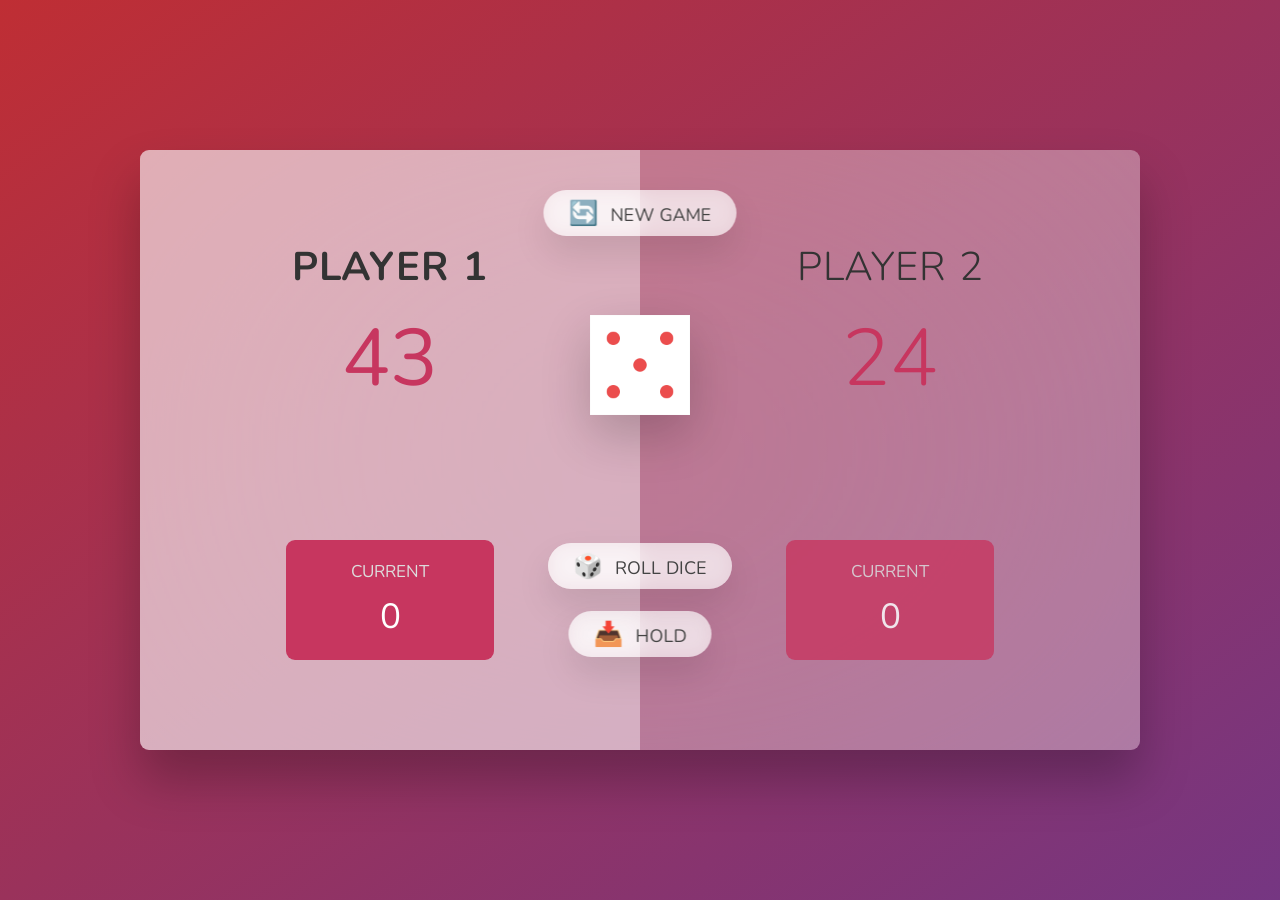
<file: Game/index.html>
<!DOCTYPE html>
<html lang="en">
  <head>
    <meta charset="UTF-8" />
    <meta name="viewport" content="width=device-width, initial-scale=1.0" />
    <meta http-equiv="X-UA-Compatible" content="ie=edge" />
    <link rel="stylesheet" href="style.css" />
    <title>Pig Game</title>
  </head>
  <body>
    <main>
      <section class="player player--0  player--active">
        <h2 class="name" id="name--0">Player 1</h2>
        <p class="score" id="score--0">43</p>
        <div class="current">
          <p class="current-label">Current</p>
          <p class="current-score" id="current--0">0</p>
        </div>
      </section>
      <section class="player player--1">
        <h2 class="name" id="name--1">Player 2</h2>
        <p class="score" id="score--1">24</p>
        <div class="current">
          <p class="current-label">Current</p>
          <p class="current-score" id="current--1">0</p>
        </div>
      </section>

      <img src="dice-5.png" alt="Playing dice" class="dice" />
      <button id="btn-new-game" class="btn btn--new">🔄 New game</button>
      <button id="btn-roll-dice" class="btn btn--roll">🎲 Roll dice</button>
      <button id="btn-hold" class="btn btn--hold">📥 Hold</button>
    </main>
    <script src="script-A.js"></script>
  </body>
</html>
</file>
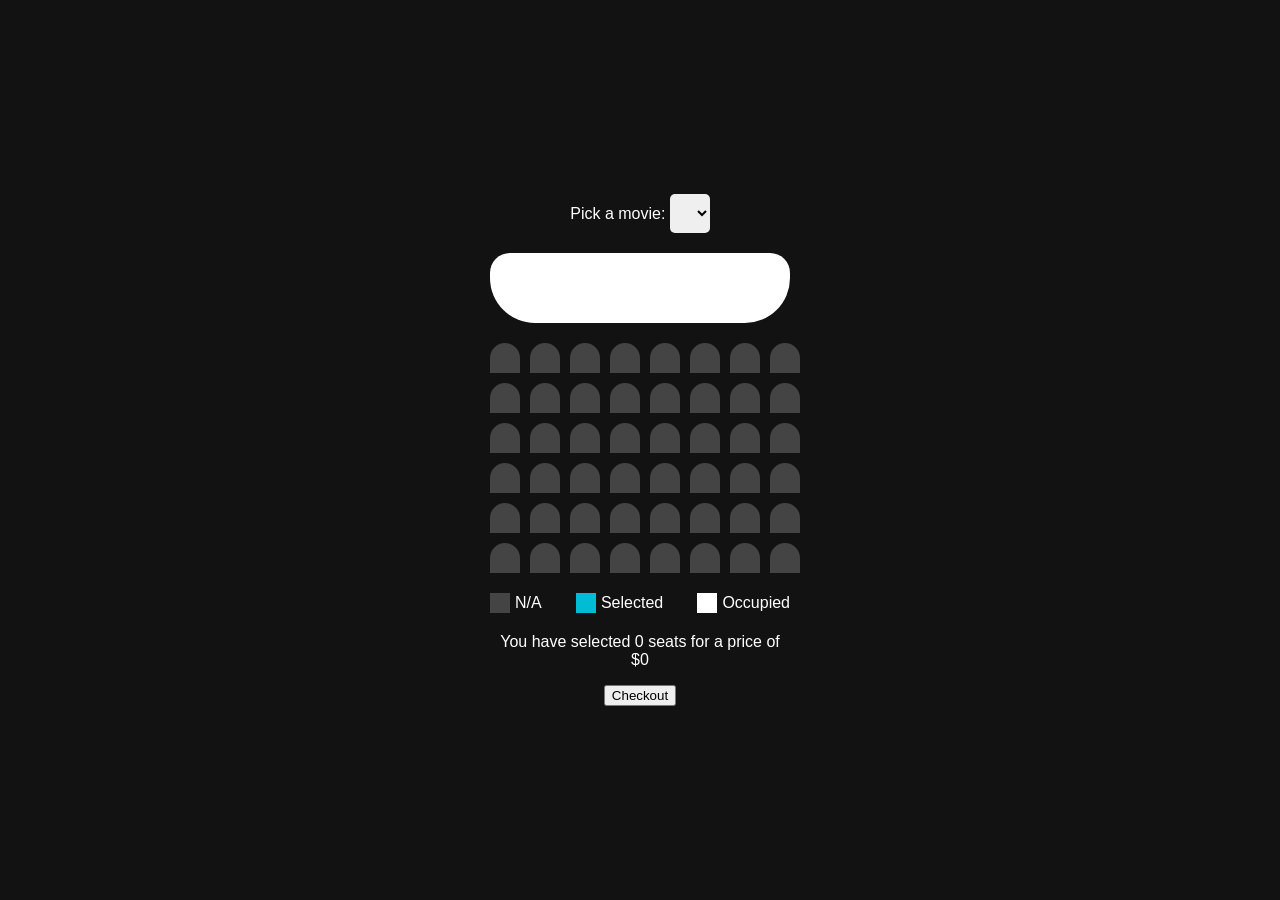
<file: Cinema Reservation project/cinema.html>
<!DOCTYPE html>
<html lang="en">
<head>
    <meta charset="UTF-8">
    <meta name="viewport" content="width=device-width, initial-scale=1.0">
    <link rel="stylesheet" href="style.css" />
    <title>Movie Seat Booking</title>
</head>
<body>
    <div class="container">
        <label for="movie">Pick a movie:</label>
        <select id="movie">
            
        </select>

        <div class="screen"></div>

        <div class="seat-map" id="showroom1">
            <div class="seat" id="1"></div>
            <div class="seat" id="2"></div>
            <div class="seat" id="3"></div>
            <div class="seat" id="4"></div>
            <div class="seat" id="5"></div>
            <div class="seat" id="6"></div>
            <div class="seat" id="7"></div>
            <div class="seat" id="8"></div>

            <div class="seat" id="9"></div>
            <div class="seat" id="10"></div>
            <div class="seat" id="11"></div>
            <div class="seat" id="12"></div>
            <div class="seat" id="13"></div>
            <div class="seat" id="14"></div>
            <div class="seat" id="15"></div>
            <div class="seat" id="16"></div>

            <div class="seat" id="17"></div>
            <div class="seat" id="18"></div>
            <div class="seat" id="19"></div>
            <div class="seat" id="20"></div>
            <div class="seat" id="21"></div>
            <div class="seat" id="22"></div>
            <div class="seat" id="23"></div>
            <div class="seat" id="24"></div>

            <div class="seat" id="25"></div>
            <div class="seat" id="26"></div>
            <div class="seat" id="27"></div>
            <div class="seat" id="28"></div>
            <div class="seat" id="29"></div>
            <div class="seat" id="30"></div>
            <div class="seat" id="31"></div>
            <div class="seat" id="32"></div>

            <div class="seat" id="33"></div>
            <div class="seat" id="34"></div>
            <div class="seat" id="35"></div>
            <div class="seat" id="36"></div>
            <div class="seat" id="37"></div>
            <div class="seat" id="38"></div>
            <div class="seat" id="39"></div>
            <div class="seat" id="40"></div>

            <div class="seat" id="41"></div>
            <div class="seat" id="42"></div>
            <div class="seat" id="43"></div>
            <div class="seat" id="44"></div>
            <div class="seat" id="45"></div>
            <div class="seat" id="46"></div>
            <div class="seat" id="47"></div>
            <div class="seat" id="48"></div>
        </div>

        <div class="legend">
            <span><div class="box n-a"></div> N/A</span>
            <span><div class="box selected"></div> Selected</span>
            <span><div class="box occupied"></div> Occupied</span>
        </div>

        <div class="summary">
            <p>You have selected <span id="count">0</span> seats for a price of $<span id="total">0</span></p>
        </div>
        <div>
            <button id="checkout">Checkout</button>
        </div>
    </div>
    <script src="script.js"></script>
</body>
</html>
</file>
<file: Game/style.css>
@import url('https://fonts.googleapis.com/css2?family=Nunito&display=swap');

* {
  margin: 0;
  padding: 0;
  box-sizing: inherit;
}

html {
  font-size: 62.5%;
  box-sizing: border-box;
}

body {
  font-family: 'Nunito', sans-serif;
  font-weight: 400;
  height: 100vh;
  color: #333;
  background-image: linear-gradient(to top left, #753682 0%, #bf2e34 100%);
  display: flex;
  align-items: center;
  justify-content: center;
}

/* LAYOUT */
main {
  position: relative;
  width: 100rem;
  height: 60rem;
  background-color: rgba(255, 255, 255, 0.35);
  backdrop-filter: blur(200px);
  filter: blur();
  box-shadow: 0 3rem 5rem rgba(0, 0, 0, 0.25);
  border-radius: 9px;
  overflow: hidden;
  display: flex;
}

.player {
  flex: 50%;
  padding: 9rem;
  display: flex;
  flex-direction: column;
  align-items: center;
  transition: all 0.75s;
}

.hidden {
  display: none;
}

/* ELEMENTS */
.name {
  position: relative;
  font-size: 4rem;
  text-transform: uppercase;
  letter-spacing: 1px;
  word-spacing: 2px;
  font-weight: 300;
  margin-bottom: 1rem;
}

.score {
  font-size: 8rem;
  font-weight: 300;
  color: #c7365f;
  margin-bottom: auto;
}

.player--active {
  background-color: rgba(255, 255, 255, 0.4);
}
.player--active .name {
  font-weight: 700;
}
.player--active .score {
  font-weight: 400;
}

.player--active .current {
  opacity: 1;
}

.current {
  background-color: #c7365f;
  opacity: 0.8;
  border-radius: 9px;
  color: #fff;
  width: 65%;
  padding: 2rem;
  text-align: center;
  transition: all 0.75s;
}

.current-label {
  text-transform: uppercase;
  margin-bottom: 1rem;
  font-size: 1.7rem;
  color: #ddd;
}

.current-score {
  font-size: 3.5rem;
}

/* ABSOLUTE POSITIONED ELEMENTS */
.btn {
  position: absolute;
  left: 50%;
  transform: translateX(-50%);
  color: #444;
  background: none;
  border: none;
  font-family: inherit;
  font-size: 1.8rem;
  text-transform: uppercase;
  cursor: pointer;
  font-weight: 400;
  transition: all 0.2s;

  background-color: white;
  background-color: rgba(255, 255, 255, 0.6);
  backdrop-filter: blur(10px);

  padding: 0.7rem 2.5rem;
  border-radius: 50rem;
  box-shadow: 0 1.75rem 3.5rem rgba(0, 0, 0, 0.1);
}

.btn::first-letter {
  font-size: 2.4rem;
  display: inline-block;
  margin-right: 0.7rem;
}

.btn--new {
  top: 4rem;
}
.btn--roll {
  top: 39.3rem;
}
.btn--hold {
  top: 46.1rem;
}

.btn:active {
  transform: translate(-50%, 3px);
  box-shadow: 0 1rem 2rem rgba(0, 0, 0, 0.15);
}

.btn:focus {
  outline: none;
}

.dice {
  position: absolute;
  left: 50%;
  top: 16.5rem;
  transform: translateX(-50%);
  height: 10rem;
  box-shadow: 0 2rem 5rem rgba(0, 0, 0, 0.2);
}

.player--winner {
  background-color: #2f2f2f;
}

.player--winner .name {
  font-weight: 700;
  color: #c7365f;
}
</file>
<file: Cinema Reservation project/style.css>
body {
    font-family: Arial, sans-serif;
    background-color: #121212;
    color: #ffffff;
    margin: 0;
    display: flex;
    justify-content: center;
    align-items: center;
    height: 100vh;
}

.container {
    text-align: center;
    width: 300px;
}

select {
    margin-bottom: 20px;
    padding: 10px;
    font-size: 16px;
    border: none;
    border-radius: 5px;
    outline: none;
}

.seat-map {
    display: grid;
    grid-template-columns: repeat(8, 1fr);
    gap: 10px;
    margin: 20px 0;
}

.seat {
    width: 30px;
    height: 30px;
    background-color: #444;
    border-top-left-radius: 20px;
    border-top-right-radius: 20px;
    cursor: pointer;
}

.seat.selected {
    background-color: #00bcd4;
}

.seat.occupied {
    background-color: #fff;
    pointer-events: none;
}

.screen {
    background-color: #fff;
    height: 70px;
    margin: 0 auto 20px;
    width: 100%;
    border-top-left-radius: 20px;
    border-top-right-radius: 20px;
    border-bottom-left-radius: 45px;
    border-bottom-right-radius: 45px;
}

.legend {
    display: flex;
    justify-content: space-between;
    margin-top: 10px;
}

.legend span {
    display: flex;
    align-items: center;
}

.legend .box {
    width: 20px;
    height: 20px;
    margin-right: 5px;
}

.legend .selected {
    background-color: #00bcd4;
}

.legend .occupied {
    background-color: #fff;
}

.legend .n-a {
    background-color: #444;
}

.summary {
    margin-top: 20px;
}
</file>
